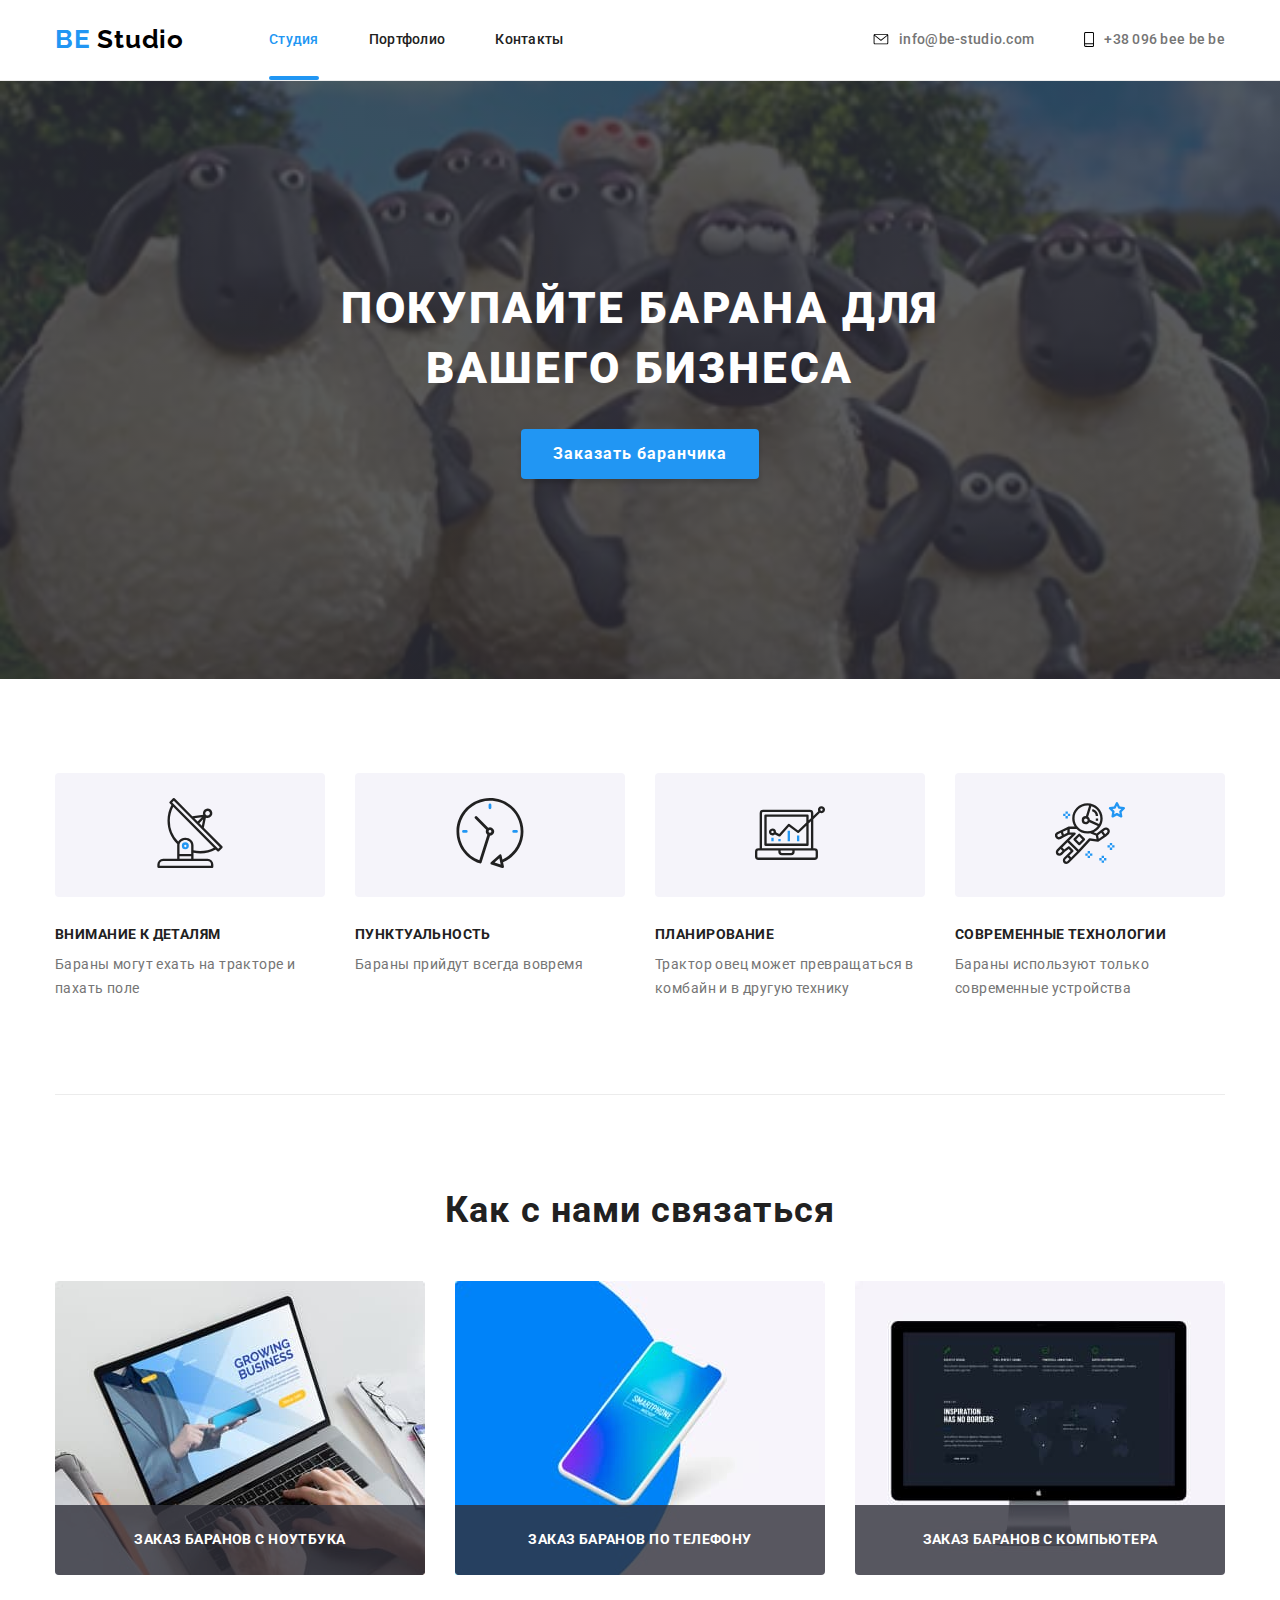
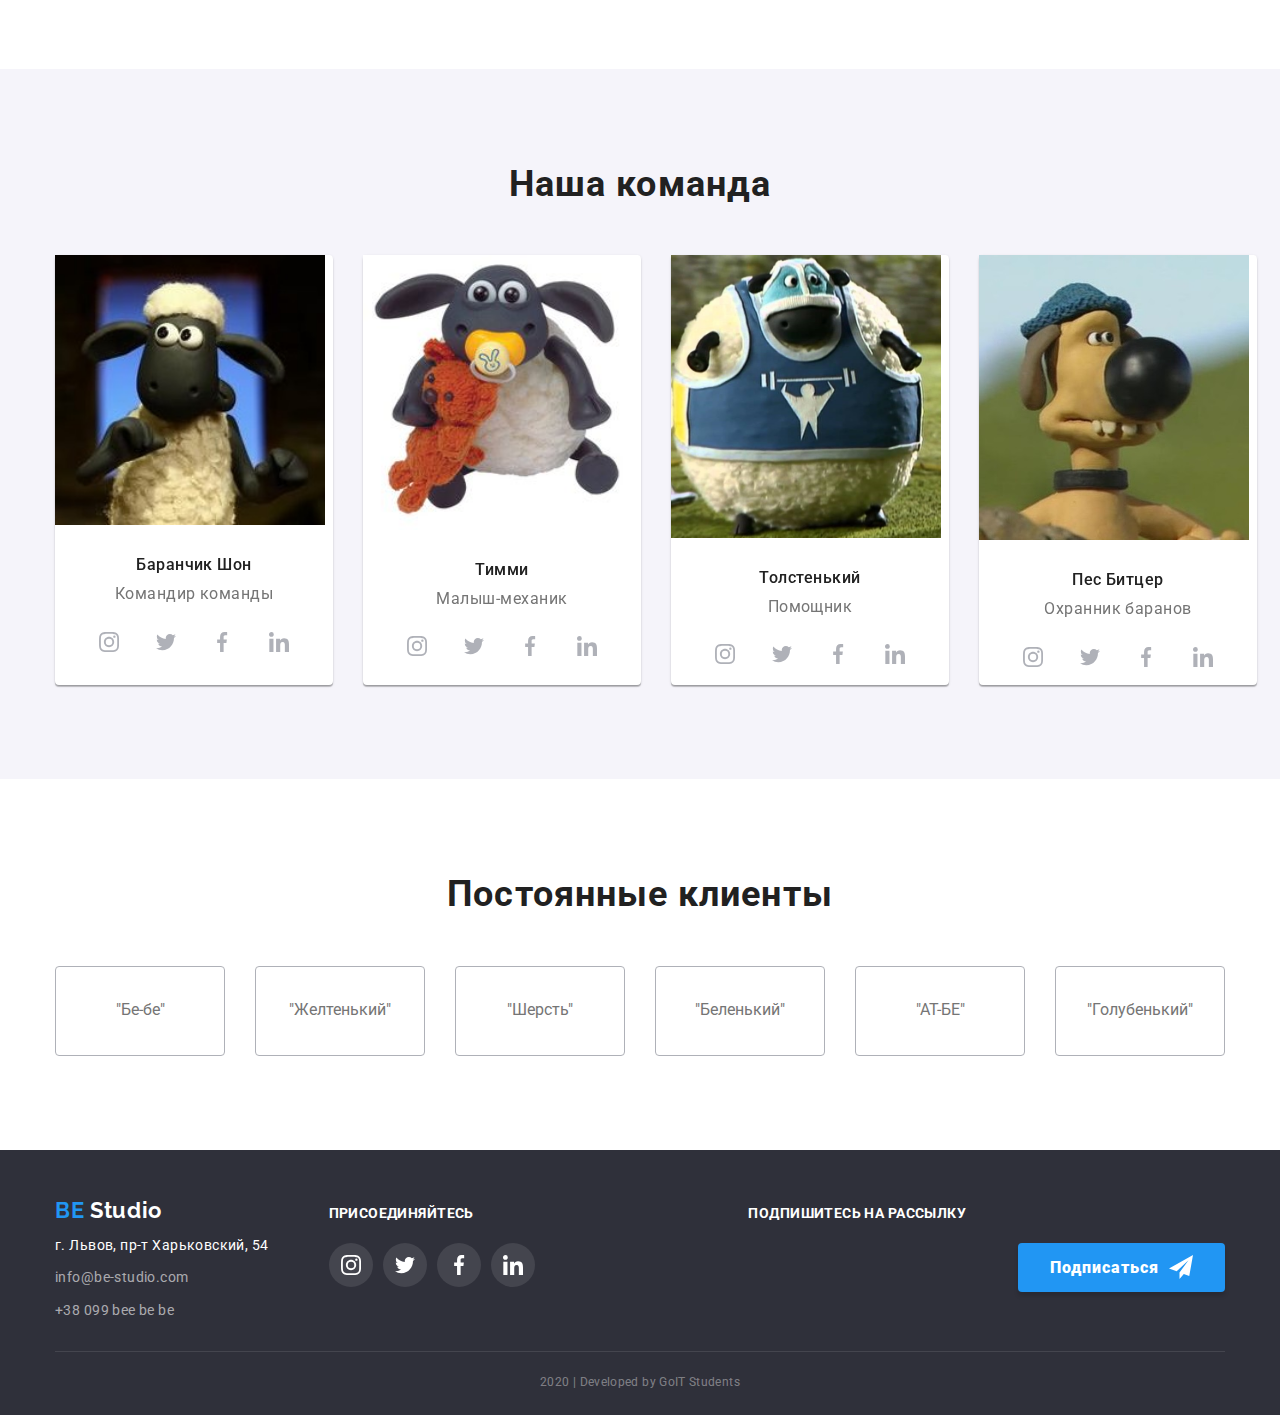
<file: index.html>
<!DOCTYPE html>
<html lang="ru">
  <head>
    <meta charset="UTF-8" />
    <meta name="viewport" content="width=device-width, initial-scale=1.0" />
    <title>BE Studio v.1</title>
    <link
      href="https://fonts.googleapis.com/css2?family=Raleway:wght@700&family=Roboto:wght@400;500;700;900&display=swap"
      rel="stylesheet"
    />
    <link
      rel="stylesheet"
      href="https://cdnjs.cloudflare.com/ajax/libs/modern-normalize/0.6.0/modern-normalize.min.css"
    />
    <link rel="stylesheet" href="./css/styles.css" />
  </head>
  <body>
    <!--Шапка сайта-->
    <header class="header">
      <div class="container flex-header">
        <nav class="flex-nav">
          <a href="./index.html" class="logo"
            ><span class="accent">BE</span> Studio</a
          >

          <ul class="site-nav list flex-nav">
            <li class="item">
              <a href="./index.html" class="link current">Студия</a>
            </li>
            <li class="item">
              <a href="./portfolio.html" class="link">Портфолио</a>
            </li>
            <li class="item"><a href="" class="link">Контакты</a></li>
          </ul>
        </nav>
        <address class="contacts-nav mail-nav">
          <a href="mailto:info@be-studio.com" class="link"
            ><svg class="nav-icon" width="16" height="11">
              <use href="./images/sprite.svg#icon-envelope"></use>
            </svg>
            info@be-studio.com</a
          >

          <a href="tel:+380961111111" class="link">
            <svg class="nav-icon" width="10" height="15">
              <use href="./images/sprite.svg#icon-smartphone"></use>
            </svg>
            +38 096 bee be be</a
          >
        </address>
      </div>
    </header>
    <!-- Основное содержание -->
    <main>
      <!-- Герой -->
      <section class="hero overlay">
        <h1 class="hero-title">покупайте барана для вашего бизнеса</h1>
        <a href="" class="button">Заказать баранчика</a>
      </section>

      <!-- Преимущества -->
      <section class="section underline">
        <div class="container">
          <!-- h2 потом скрыть!!! -->
          <h2 class="visually-hidden">Преимущества</h2>
          <ul class="list flex-features">
            <li class="item">
              <div class="features-icon">
                <svg width="70" height="70">
                  <use href="./images/sprite.svg#icon-antenna-1"></use>
                </svg>
              </div>
              <p class="title features">Внимание к деталям</p>
              <p class="text">
                Бараны могут ехать на тракторе и пахать поле
              </p>
            </li>
            <li class="item">
              <div class="features-icon">
                <svg width="70" height="70">
                  <use href="./images/sprite.svg#icon-clock-1"></use>
                </svg>
              </div>
              <p class="title features">Пунктуальность</p>
              <p class="text">
                Бараны прийдут всегда вовремя
              </p>
            </li>
            <li class="item">
              <div class="features-icon">
                <svg width="70" height="70">
                  <use href="./images/sprite.svg#icon-diagram-1"></use>
                </svg>
              </div>
              <p class="title features">Планирование</p>
              <p class="text">
                Трактор овец может превращаться в комбайн и в другую технику
              </p>
            </li>
            <li class="item">
              <div class="features-icon">
                <svg width="70" height="70">
                  <use href="./images/sprite.svg#icon-astronaut-1"></use>
                </svg>
              </div>
              <p class="title features">Современные технологии</p>
              <p class="text">
                Бараны используют только современные устройства
              </p>
            </li>
          </ul>
        </div>
      </section>

      <!-- Чем мы занимаемся -->
      <section class="section">
        <div class="container">
          <h2 class="title big">Как с нами связаться</h2>
          <ul class="list flex-apps">
            <li class="item">
              <div class="img-wrap">
                <a href=""
                  ><img
                    src="./images/desktop-applications.jpg"
                    alt="Десктопные
                  приложения"
                    width="370"
                    height="294"
                    class="img-responsive"
                /></a>

                <h3 class="subtitle">Заказ баранов с ноутбука</h3>
              </div>
            </li>
            <li class="item">
              <div class="img-wrap">
                <a href=""
                  ><img
                    src="./images/mobile-applications.jpg"
                    alt="Мобильные приложения"
                    width="370"
                    height="294"
                    class="img-responsive"
                /></a>
                <h3 class="subtitle">Заказ баранов по телефону</h3>
              </div>
            </li>
            <li class="item">
              <div class="img-wrap">
                <a href=""
                  ><img
                    src="./images/desiner-solutions.jpg"
                    alt="Дизайнерские решения"
                    width="370"
                    height="294"
                    class="img-responsive"
                /></a>
                <h3 class="subtitle">Заказ баранов с компьютера</h3>
              </div>
            </li>
          </ul>
        </div>
      </section>
      <!-- Наша команда -->
      <section class="section bg-highlighting">
        <div class="container">
          <h2 class="title big">Наша команда</h2>
          <ul class="list flex-command">
            <!-- Шон -->
            <li class="item">
              <div class="box">
                <div class="front">
                  <img
                    class="photo"
                    src="./images/shaun.jpg"
                    alt="Джон Смит"
                    width="270"
                    height="260"
                  />
                  <div class="card-command">
                    <h3 class="title medium">Баранчик Шон</h3>
                    <p class="text-small">Командир команды</p>
                    <ul class="list flex-social">
                      <li>
                        <a class="icon-social" href=""
                          ><svg width="20" height="20">
                            <use
                              href="./images/sprite.svg#icon-instagram"
                            ></use></svg
                        ></a>
                      </li>
                      <li>
                        <a class="icon-social" href=""
                          ><svg width="20" height="20">
                            <use
                              href="./images/sprite.svg#icon-twitter"
                            ></use></svg
                        ></a>
                      </li>
                      <li>
                        <a class="icon-social" href=""
                          ><svg width="20" height="20">
                            <use
                              href="./images/sprite.svg#icon-facebook"
                            ></use></svg
                        ></a>
                      </li>
                      <li>
                        <a class="icon-social" href=""
                          ><svg width="20" height="20">
                            <use
                              href="./images/sprite.svg#icon-linkedin"
                            ></use></svg
                        ></a>
                      </li>
                    </ul>
                  </div>
                </div>
                <div class="back">
                  <img
                    class="photo"
                    src="./images/nusha.png"
                    alt=""
                    width="270"
                    height="260"
                  />
                </div>
              </div>
            </li>
            <!-- Тимми -->
            <li class="item">
              <div class="box">
                <div class="front">
                  <img
                    class="photo"
                    src="./images/timmy.jpg"
                    alt=""
                    width="270"
                    height="260"
                  />
                  <div class="card-command">
                    <h3 class="title medium">Тимми</h3>
                    <p class="text-small">Малыш-механик</p>
                    <ul class="list flex-social">
                      <li>
                        <a class="icon-social" href=""
                          ><svg width="20" height="20">
                            <use
                              href="./images/sprite.svg#icon-instagram"
                            ></use></svg
                        ></a>
                      </li>
                      <li>
                        <a class="icon-social" href=""
                          ><svg width="20" height="20">
                            <use
                              href="./images/sprite.svg#icon-twitter"
                            ></use></svg
                        ></a>
                      </li>
                      <li>
                        <a class="icon-social" href=""
                          ><svg width="20" height="20">
                            <use
                              href="./images/sprite.svg#icon-facebook"
                            ></use></svg
                        ></a>
                      </li>
                      <li>
                        <a class="icon-social" href=""
                          ><svg width="20" height="20">
                            <use
                              href="./images/sprite.svg#icon-linkedin"
                            ></use></svg
                        ></a>
                      </li>
                    </ul>
                  </div>
                </div>
                <div class="back">
                  <img
                    class="photo"
                    src="./images/krosh.jpg"
                    alt=""
                    width="270"
                    height="260"
                  />
                </div>
              </div>
            </li>
            <!-- Толстенький -->
            <li class="item">
              <div class="box">
                <div class="front">
                  <img
                    class="photo"
                    src="./images/fat.jpg"
                    alt="Роберт Якис"
                    width="270"
                    height="260"
                  />
                  <div class="card-command">
                    <h3 class="title medium">Толстенький</h3>
                    <p class="text-small">Помощник</p>
                    <ul class="list flex-social">
                      <li>
                        <a class="icon-social" href=""
                          ><svg width="20" height="20">
                            <use
                              href="./images/sprite.svg#icon-instagram"
                            ></use></svg
                        ></a>
                      </li>
                      <li>
                        <a class="icon-social" href=""
                          ><svg width="20" height="20">
                            <use
                              href="./images/sprite.svg#icon-twitter"
                            ></use></svg
                        ></a>
                      </li>
                      <li>
                        <a class="icon-social" href=""
                          ><svg width="20" height="20">
                            <use
                              href="./images/sprite.svg#icon-facebook"
                            ></use></svg
                        ></a>
                      </li>
                      <li>
                        <a class="icon-social" href=""
                          ><svg width="20" height="20">
                            <use
                              href="./images/sprite.svg#icon-linkedin"
                            ></use></svg
                        ></a>
                      </li>
                    </ul>
                  </div>
                </div>
                <div class="back">
                  <img
                    class="photo"
                    src="./images/barash.jpg"
                    alt=""
                    width="270"
                    height="260"
                  />
                </div>
              </div>
            </li>
            <!-- Битцер -->
            <li class="item">
              <div class="box">
                <div class="front">
                  <img
                    class="photo"
                    src="./images/bitzer.jpg"
                    alt="Мартин Доу"
                    width="270"
                    height="260"
                  />
                  <div class="card-command">
                    <h3 class="title medium">Пес Битцер</h3>
                    <p class="text-small">Охранник баранов</p>
                    <ul class="list flex-social">
                      <li>
                        <a class="icon-social" href=""
                          ><svg width="20" height="20">
                            <use
                              href="./images/sprite.svg#icon-instagram"
                            ></use></svg
                        ></a>
                      </li>
                      <li>
                        <a class="icon-social" href=""
                          ><svg width="20" height="20">
                            <use
                              href="./images/sprite.svg#icon-twitter"
                            ></use></svg
                        ></a>
                      </li>
                      <li>
                        <a class="icon-social" href=""
                          ><svg width="20" height="20">
                            <use
                              href="./images/sprite.svg#icon-facebook"
                            ></use></svg
                        ></a>
                      </li>
                      <li>
                        <a class="icon-social" href=""
                          ><svg width="20" height="20">
                            <use
                              href="./images/sprite.svg#icon-linkedin"
                            ></use></svg
                        ></a>
                      </li>
                    </ul>
                  </div>
                </div>
                <div class="back">
                  <img
                    class="photo"
                    src="./images/pin.png"
                    alt=""
                    width="270"
                    height="260"
                  />
                </div>
              </div>
            </li>
          </ul>
        </div>
      </section>
      <!-- Постоянные клиенты -->
      <section class="section">
        <div class="container">
          <h2 class="title big">Постоянные клиенты</h2>
          <ul class="list flex-company">
            <li class="item">
              <div class="company-icon">
                <p>"Бе-бе"</p>
              </div>
            </li>
            <li class="item">
              <div class="company-icon">
                <p>"Желтенький"</p>
              </div>
            </li>
            <li class="item">
              <div class="company-icon">
                <p>"Шерсть"</p>
              </div>
            </li>
            <li class="item">
              <div class="company-icon">
                <p>"Беленький"</p>
              </div>
            </li>
            <li class="item">
              <div class="company-icon">
                <p>"АТ-БЕ"</p>
              </div>
            </li>
            <li class="item">
              <div class="company-icon">
                <p>"Голубенький"</p>
              </div>
            </li>
          </ul>
        </div>
      </section>
    </main>
    <!-- Футер -->
    <footer class="page-footer">
      <div class="container footer">
        <div class="flex-footer">
          <div class="flex-footer-address">
            <a href="./index.html" class="logo logo-footer">
              <span class="accent">BE</span> Studio
            </a>
            <address class="address-nav">
              <a href="#" class="link item">г. Львов, пр-т Харьковский, 54</a>
              <a href="mailto:info@devstudio.com" class="transparent item"
                >info@be-studio.com</a
              >
              <a href="tel:+380991111111" class="transparent item"
                >+38 099 bee be be</a
              >
            </address>
          </div>
          <div class="social slogan">
            <p class="link">присоединяйтесь</p>
            <ul class="list flex-social">
              <li class="item">
                <a class="icon-social" href=""
                  ><svg width="20" height="20">
                    <use href="./images/sprite.svg#icon-instagram"></use></svg
                ></a>
              </li>
              <li class="item">
                <a class="icon-social" href=""
                  ><svg width="20" height="20">
                    <use href="./images/sprite.svg#icon-twitter"></use></svg
                ></a>
              </li>
              <li class="item">
                <a class="icon-social" href=""
                  ><svg width="20" height="20">
                    <use href="./images/sprite.svg#icon-facebook"></use></svg
                ></a>
              </li>
              <li class="item">
                <a class="icon-social" href=""
                  ><svg width="20" height="20">
                    <use href="./images/sprite.svg#icon-linkedin"></use></svg
                ></a>
              </li>
            </ul>
          </div>
          <div class="social">
            <p class="link">Подпишитесь на рассылку</p>
            <a href="" class="button subscription"
              ><div class="subscribe">
                <p>Подписаться</p>
                <svg width="24" height="24">
                  <use href="./images/sprite.svg#icon-icon-send"></use>
                </svg>
              </div>
            </a>
          </div>
        </div>
        <p class="author">2020 | Developed by GoIT Students</p>
      </div>
    </footer>
  </body>
</html>
</file>
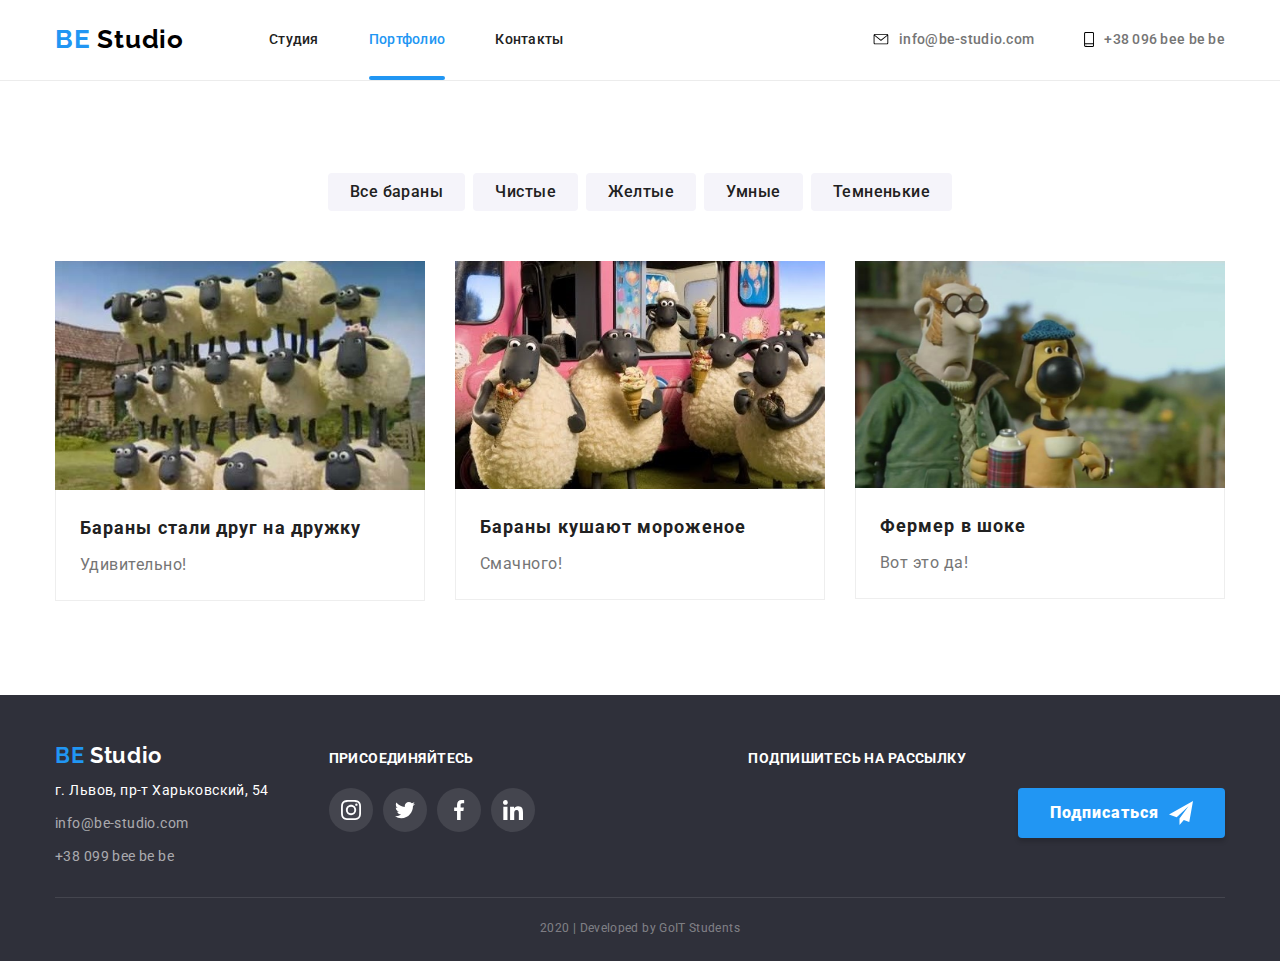
<file: portfolio.html>
<!DOCTYPE html>
<html lang="ru">
  <head>
    <meta charset="UTF-8" />
    <meta name="viewport" content="width=device-width, initial-scale=1.0" />
    <title>Portfolio</title>
    <link
      href="https://fonts.googleapis.com/css2?family=Raleway:wght@700&family=Roboto:wght@400;500;700;900&display=swap"
      rel="stylesheet"
    />
    <link
      rel="stylesheet"
      href="https://cdnjs.cloudflare.com/ajax/libs/modern-normalize/0.6.0/modern-normalize.min.css"
    />
    <link rel="stylesheet" href="./css/styles.css" />
  </head>

  <body>
    <!--Шапка сайта-->
    <header class="header">
      <div class="container flex-header">
        <nav class="flex-nav">
          <a href="./index.html" class="logo"
            ><span class="accent">BE</span> Studio</a
          >

          <ul class="site-nav list flex-nav">
            <li class="item">
              <a href="./index.html" class="link">Студия</a>
            </li>
            <li class="item">
              <a href="./portfolio.html" class="link current">Портфолио</a>
            </li>
            <li class="item"><a href="" class="link">Контакты</a></li>
          </ul>
        </nav>
        <address class="contacts-nav mail-nav">
          <a href="mailto:info@devstudio.com" class="link"
            ><svg class="nav-icon" width="16" height="11">
              <use href="./images/sprite.svg#icon-envelope"></use>
            </svg>
            info@be-studio.com</a
          >

          <a href="tel:+380961111111" class="link">
            <svg class="nav-icon" width="10" height="15">
              <use href="./images/sprite.svg#icon-smartphone"></use>
            </svg>
            +38 096 bee be be</a
          >
        </address>
      </div>
    </header>
    <!-- Основное содержание -->
    <main>
      <!-- Кнопки-фильтры -->
      <section class="section section-portfolio">
        <div class="container">
          <div class="btn-container">
            <button type="button" class="btn-filter">
              Все бараны
            </button>
            <button type="button" class="btn-filter">
              Чистые
            </button>
            <button type="button" class="btn-filter">
              Желтые
            </button>
            <button type="button" class="btn-filter">
              Умные
            </button>
            <button type="button" class="btn-filter">
              Темненькие
            </button>
          </div>
          <!-- Примеры работ -->
          <div class="portfolio">
            <ul class="list flex-examples">
              <li class="item">
                <div class="card">
                  <div class="card-thumb">
                    <img
                      src="./images/photo-1.jpg"
                      alt="журнал"
                      width="370"
                      height="294"
                    />
                    <p class="card-description">
                      Бараны стали друг на дружку. Толстый баран нажал на
                      какой-то рычаг и их всех катапультировало прямо в космос
                    </p>
                  </div>

                  <div class="card-content">
                    <h2>Бараны стали друг на дружку</h2>
                    <p class="caption">Удивительно!</p>
                  </div>
                </div>
              </li>
              <li class="item">
                <div class="card">
                  <div class="card-thumb">
                    <img
                      src="./images/photo-2.jpg"
                      alt="ярлык"
                      width="370"
                      height="294"
                    />
                    <p class="card-description">
                      Приехала машина с мороженым. Ее увидел Шон. Бараны
                      вломились в нее и стали кушать мороженое. Приятного
                      аппетита!
                    </p>
                  </div>

                  <div class="card-content">
                    <h2>Бараны кушают мороженое</h2>
                    <p class="caption">Смачного!</p>
                  </div>
                </div>
              </li>
              <li class="item">
                <div class="card">
                  <div class="card-thumb">
                    <img
                      src="./images/photo-3.jpg"
                      alt="ноутбук"
                      width="370"
                      height="294"
                    />
                    <p class="card-description">
                      Фермер в шоке, потому что его бараны сделали себе сайт
                    </p>
                  </div>

                  <div class="card-content">
                    <h2>Фермер в шоке</h2>
                    <p class="caption">Вот это да!</p>
                  </div>
                </div>
              </li>
            </ul>
          </div>
        </div>
      </section>
    </main>
    <!-- Футер -->
    <footer class="page-footer">
      <div class="container footer">
        <div class="flex-footer">
          <div class="flex-footer-address">
            <a href="./index.html" class="logo logo-footer">
              <span class="accent">BE</span> Studio
            </a>
            <address class="address-nav">
              <a href="#" class="link item">г. Львов, пр-т Харьковский, 54</a>
              <a href="mailto:info@devstudio.com" class="transparent item"
                >info@be-studio.com</a
              >
              <a href="tel:+380991111111" class="transparent item"
                >+38 099 bee be be</a
              >
            </address>
          </div>
          <div class="social slogan">
            <p class="link">присоединяйтесь</p>
            <ul class="list flex-social">
              <li class="item">
                <a class="icon-social" href=""
                  ><svg width="20" height="20">
                    <use href="./images/sprite.svg#icon-instagram"></use></svg
                ></a>
              </li>
              <li class="item">
                <a class="icon-social" href=""
                  ><svg width="20" height="20">
                    <use href="./images/sprite.svg#icon-twitter"></use></svg
                ></a>
              </li>
              <li class="item">
                <a class="icon-social" href=""
                  ><svg width="20" height="20">
                    <use href="./images/sprite.svg#icon-facebook"></use></svg
                ></a>
              </li>
              <li class="item">
                <a class="icon-social" href=""
                  ><svg width="20" height="20">
                    <use href="./images/sprite.svg#icon-linkedin"></use></svg
                ></a>
              </li>
            </ul>
          </div>
          <div class="social">
            <p class="link">Подпишитесь на рассылку</p>
            <a href="" class="button subscription">
              <div class="subscribe">
                <p>Подписаться</p>
                <svg width="24" height="24">
                  <use href="./images/sprite.svg#icon-icon-send"></use>
                </svg>
              </div>
            </a>
          </div>
        </div>
        <p class="author">2020 | Developed by GoIT Students</p>
      </div>
    </footer>
  </body>
</html>
</file>
<file: css/styles.css>
/* цвет-акцент голубой color: #2196F3; */
/* цвет заголовков color: #212121; */
/* цвет текста color: #757575; */
/* цвет белый color: #FFFFFF; */
/* адрес в футере color: rgba(255, 255, 255, 0.6); */
/* цвет мелкой подписи color: rgba(255, 255, 255, 0.4); */

html {
  box-sizing: border-box;
}

*,
*::before,
*::after {
  box-sizing: inherit;
}

:root {
  --primary-text-color: #757575;
  --title-text-color: #212121;
  --accent-color: #2196f3;
  --primary-white-color: #ffffff;
  --secondary-white-color: rgba(
    255,
    255,
    255,
    0.6
  ); /*белый полупрозрачный в футере в адресе*/
  --primary-black-color: #000000;
  --bg-subtitle-color: rgba(47, 48, 58, 0.8);
  --bg-btn-fltr-color: #f5f4fa;
  --author-color: rgba(255, 255, 255, 0.4); /*мелкая подпись в самом низу*/
  --bg-footer-color: #2f303a;
}

body {
  background-color: var(--primary-white-color);
  color: var(--primary-text-color);

  font-family: "Roboto", sans-serif;
}

img {
  display: block;
  max-width: 100%;
  height: auto;
}

.container {
  margin-left: auto;
  margin-right: auto;
  width: 1200px;
  padding-left: 15px;
  padding-right: 15px;
  /* outline: 2px solid goldenrod; */
}

h1,
h2,
h3,
p {
  margin-top: 0;
  margin-bottom: 0;
}

.list {
  padding: 0;
  margin: 0;
  list-style: none;
}

/* Site nav */
.header {
  position: fixed;
  width: 100%;
  top: 0;
  left: 0;
  z-index: 10;
  background-color: var(--primary-white-color);
  border-bottom: 1px solid #ececec;
}

.flex-header {
  display: flex;
  align-items: center;
}

.flex-nav {
  display: flex;
  align-items: center;
}

.mail-nav {
  display: flex;
  margin-left: auto;
}

.nav-icon {
  margin-right: 10px;
}

.site-nav .item:not(:last-child),
.mail-nav .link:not(:last-child) {
  margin-right: 50px;
}

.logo {
  display: block;
  padding-top: 24px;
  padding-bottom: 25px;
  margin-right: 85px;

  color: var(--primary-black-color);
  text-decoration: none;

  font-family: "Raleway", sans-serif;
  font-weight: 700;
  font-size: 26px;
  line-height: 1.19;
  letter-spacing: 0.03em;
}

.logo .accent {
  color: var(--accent-color);
}
.site-nav .link {
  position: relative;
}

.site-nav,
.contacts-nav {
  font-weight: 500;
  font-size: 14px;
  line-height: 1.14;
  letter-spacing: 0.02em;
  font-style: normal;
}

.site-nav .link {
  display: block;
  padding-top: 32px;
  padding-bottom: 32px;

  color: var(--title-text-color);
  text-decoration: none;

  transition: color 250ms cubic-bezier(0.4, 0, 0.2, 1);
}

.site-nav .link:hover,
.site-nav .link:focus {
  color: var(--accent-color);
  cursor: pointer;
}

.site-nav .link.current {
  color: var(--accent-color);
}

.site-nav .link.current::after {
  content: "";
  position: absolute;
  width: 100%;
  height: 4px;
  left: 0;
  bottom: 0;

  background-color: var(--accent-color);
  border-radius: 2px;
}

.contacts-nav .link {
  display: flex;
  align-items: center;
  padding-top: 32px;
  padding-bottom: 32px;

  color: inherit;
  text-decoration: none;

  transition: color 250ms cubic-bezier(0.4, 0, 0.2, 1),
    fill 250ms cubic-bezier(0.4, 0, 0.2, 1);
}

.contacts-nav .link:hover,
.contacts-nav .link:focus {
  color: var(--accent-color);
  cursor: pointer;
  fill: currentColor;
}

/* Hero */
.hero {
  text-align: center;
  margin-top: 79px;
  padding-top: 200px;
  padding-bottom: 200px;

  /* outline: 2px solid red; */
}

.hero-title {
  color: var(--primary-white-color);

  font-weight: 900;
  font-size: 44px;
  line-height: 1.36;
  text-align: center;
  letter-spacing: 0.06em;
  text-transform: uppercase;

  width: 696px;
  margin-left: auto;
  margin-right: auto;
  margin-bottom: 30px;
}

/* Overlay */

.overlay {
  max-width: 1600px;
  height: 600px;
  margin-left: auto;
  margin-right: auto;
  /* outline: 1px solid black; */
  background-image: linear-gradient(
      to right,
      rgba(47, 48, 58, 0.8),
      rgba(47, 48, 58, 0.8)
    ),
    url("../images/header-img.jpg");

  background-repeat: no-repeat;
  background-position: center;
  background-size: cover;
}
/* Button */

.button {
  display: inline-block;

  border-radius: 4px;
  padding: 10px 32px;
  min-width: 200px;

  color: var(--primary-white-color);
  background-color: var(--accent-color);
  box-shadow: 0px 4px 4px rgba(0, 0, 0, 0.15);
  text-decoration: none;
  text-align: center;

  font-weight: 700;
  font-size: 16px;
  line-height: 1.87;
  letter-spacing: 0.06em;
}

/* Hidden */

.visually-hidden {
  position: absolute;
  width: 1px;
  height: 1px;
  margin: -1px;
  border: 0;
  padding: 0;
  clip: rect(0 0 0 0);
  overflow: hidden;
}

/* Section */
.section {
  padding-top: 94px;
  padding-bottom: 94px;
}

.section.underline {
  position: relative;
}

.section.underline::after {
  content: "";
  position: absolute;
  bottom: 0;
  left: 0;
  width: 1170px;
  height: 1px;
  background-color: #ececec;
  right: 0;
  margin: 0 auto;
}

.section .title {
  color: var(--title-text-color);
}

/* Раздел Преимущества */
.flex-features {
  display: flex;
}

.flex-features .item {
  width: 278px;
}

.flex-features .item:not(:last-child) {
  margin-right: 30px;
}

.features-icon {
  display: block;
  padding: 25px 100px;
  background-color: var(--bg-btn-fltr-color);
  border-radius: 4px;

  margin-bottom: 30px;
}

.title.features {
  margin-bottom: 10px;

  font-weight: 700;
  font-size: 14px;
  line-height: 1.14;
  letter-spacing: 0.03em;
  text-transform: uppercase;
}

.text {
  font-weight: 400;
  font-size: 14px;
  line-height: 1.71;
  letter-spacing: 0.03em;
}

/* Заголовки */
.title.big {
  font-weight: 700;
  font-size: 36px;
  line-height: 1.17;
  text-align: center;
  letter-spacing: 0.03em;

  margin-bottom: 50px;
}

/* текст в Чем мы занимаемся */
.flex-apps {
  display: flex;
}

.flex-apps .item {
  width: 380px;
}

.flex-apps .item:not(:last-child) {
  margin-right: 30px;
}

/* На будущее - текст на картинку */
.img-wrap {
  position: relative;
}

.img-wrap h3 {
  position: absolute;
  left: 0;
  bottom: 0;
  width: 100%;
}

.subtitle {
  padding-top: 27px;
  padding-bottom: 27px;

  color: var(--primary-white-color);
  background-color: var(--bg-subtitle-color);
  border-radius: 0px 0px 4px 4px;

  font-weight: 700;
  font-size: 14px;
  line-height: 1.14;
  text-align: center;
  letter-spacing: 0.03em;
  text-transform: uppercase;
}

/* Наша команда */
.flex-command {
  display: flex;
}

.flex-command .item {
  display: block;

  perspective: 1000px;
}

.box {
  position: relative;

  width: 278px;
  height: 430px;
  background-color: var(--primary-white-color);
  box-shadow: 0px 2px 1px rgba(0, 0, 0, 0.2), 0px 1px 1px rgba(0, 0, 0, 0.14),
    0px 1px 3px rgba(0, 0, 0, 0.12);
  border-radius: 4px;
  transition: transform 1s;
  transform-style: preserve-3d;
}

.box .front {
  position: absolute;
  height: 100%;
  width: 100%;

  backface-visibility: hidden;
  transform: rotateY(0deg);
}

.box .back {
  position: absolute;
  height: 100%;
  width: 100%;

  backface-visibility: hidden;

  transform: rotateY(180deg);
}

.flex-command .item:hover .box {
  transform: rotateY(-180deg);
}

.card-command {
  padding-top: 30px;
  padding-left: 32px;
  padding-right: 32px;
  padding-bottom: 24px;
}

.flex-command .item:not(:last-child) {
  margin-right: 30px;
}

.flex-social {
  display: flex;
  justify-content: space-between;
}

.title.medium {
  margin-bottom: 10px;

  font-weight: 500;
  font-size: 16px;
  line-height: 1.19;
  text-align: center;
  letter-spacing: 0.03em;
}

.icon-social {
  display: flex;
  justify-content: center;
  align-items: center;
  width: 44px;
  height: 44px;
  border-radius: 50%;
  fill: #afb1b8;

  transition: background-color 250ms cubic-bezier(0.4, 0, 0.2, 1),
    fill 250ms cubic-bezier(0.4, 0, 0.2, 1);
}

.icon-social:hover,
.icon-social:focus {
  background-color: var(--accent-color);
  fill: var(--primary-white-color);
}

/* Профессии нашей команды */
.text-small {
  margin-bottom: 16px;

  font-weight: 400;
  font-size: 16px;
  line-height: 1.19;
  text-align: center;
  letter-spacing: 0.03em;
}

/* фон Нашей команды */

.bg-highlighting {
  background-color: var(--bg-btn-fltr-color);
}

/* Постоянные клиенты*/

.flex-company {
  display: flex;
}

.flex-company .item {
  width: 175px;
}

.flex-company .item:not(:last-child) {
  margin-right: 30px;
}

.company-icon {
  display: flex;
  align-items: center;
  justify-content: center;
  width: 170px;
  height: 90px;
  border: 1px solid #afb1b8;
  border-radius: 4px;
  fill: #afb1b8;

  transition: background-color 250ms cubic-bezier(0.4, 0, 0.2, 1),
    fill 250ms cubic-bezier(0.4, 0, 0.2, 1);
}

.company-icon:hover,
.company-icon:focus {
  border-color: var(--accent-color);
  fill: var(--accent-color);
}

/* Footer */
.page-footer {
  padding-top: 48px;
  padding-bottom: 21px;

  background-color: var(--bg-footer-color);
}

.flex-footer {
  display: flex;
  align-items: baseline;
  justify-content: space-between;
  padding-bottom: 28px;

  border-bottom: 1px solid rgba(255, 255, 255, 0.1);
}

.logo-footer {
  padding-top: 0;
  padding-bottom: 0;
  margin-bottom: 10px;

  color: var(--primary-white-color);

  font-family: Raleway;
  font-weight: 700;
  font-size: 22px;
  line-height: 1.18;
  letter-spacing: 0.03em;
}

.logo-footer .accent {
  color: var(--accent-color);
}

.address-nav {
  display: flex;
  flex-direction: column;

  font-style: normal;
  font-weight: 400;
  font-size: 14px;
  line-height: 1.71;
  letter-spacing: 0.03em;
}

.address-nav .item {
  display: inline-block;
  margin-bottom: 9px;
}

.address-nav .item:last-child {
  margin-bottom: 0px;
}

.address-nav .link {
  color: var(--primary-white-color);
  text-decoration: none;
}

.address-nav .transparent {
  color: var(--secondary-white-color);
  text-decoration: none;
}

.social .link {
  margin-top: 8px;
  margin-bottom: 21px;

  color: var(--primary-white-color);

  font-weight: 700;
  font-size: 14px;
  line-height: 1.14;
  letter-spacing: 0.03em;
  text-transform: uppercase;
}

.button.subscription {
  margin-left: 270px;
  font-weight: 900;
  font-size: 16px;
  line-height: 1.87;
  letter-spacing: 0.06em;
}

.page-footer .icon-social {
  background-color: rgba(255, 255, 255, 0.1);
  fill: #ffffff;

  transition: background-color 250ms cubic-bezier(0.4, 0, 0.2, 1);
}

.page-footer .icon-social:hover,
.page-footer .icon-social:focus {
  background-color: var(--accent-color);
}

.page-footer .item:not(:last-child) {
  margin-right: 10px;
}
.slogan {
  margin-right: 164px;
}

.subscribe {
  display: flex;
  align-items: center;
  fill: #ffffff;
}

.subscribe p {
  margin-right: 10px;
}
.author {
  margin-top: 18px;

  color: var(--author-color);

  font-weight: 400;
  font-size: 12px;
  line-height: 2;
  text-align: center;
  letter-spacing: 0.03em;
}

/* Portfolio */

.section-portfolio {
  margin-top: 79px;
}

.btn-container {
  display: flex;
  margin-bottom: 50px;
  justify-content: center;
}

.btn-filter {
  padding: 6px 22px;

  color: var(--title-text-color);
  background-color: var(--bg-btn-fltr-color);

  font-family: inherit;
  font-weight: 500;
  font-size: 16px;
  line-height: 1.62;
  text-align: center;
  letter-spacing: 0.03em;
  border: 0;
  border-radius: 4px;
}

.btn-filter:not(:last-child) {
  margin-right: 8px;

  transition: background-color 250ms cubic-bezier(0.4, 0, 0.2, 1),
    box-shadow 250ms cubic-bezier(0.4, 0, 0.2, 1);
}

.btn-filter:hover,
.btn-filter:focus {
  color: var(--primary-white-color);
  background-color: var(--accent-color);
  box-shadow: 0px 2px 2px rgba(0, 0, 0, 0.12), 0px 1px 2px rgba(0, 0, 0, 0.08),
    0px 3px 1px rgba(0, 0, 0, 0.1);
  cursor: pointer;
}

.flex-examples {
  display: flex;
  flex-wrap: wrap;
  margin: -15px;
}

.flex-examples .item {
  width: 370px;
  margin: 15px;

  background: var(--primary-white-color);

  transition: box-shadow 250ms cubic-bezier(0.4, 0, 0.2, 1);
}

.flex-examples .item:hover,
.flex-examples .item:focus {
  cursor: pointer;
  box-shadow: 1px 4px 6px rgba(0, 0, 0, 0.16), 0px 4px 4px rgba(0, 0, 0, 0.06),
    0px 1px 1px rgba(0, 0, 0, 0.12);
}

.portfolio h2 {
  margin-bottom: 4px;

  color: var(--title-text-color);

  font-weight: 700;
  font-size: 18px;
  line-height: 2;
  letter-spacing: 0.06em;
}

.caption {
  font-weight: 400;
  font-size: 16px;
  line-height: 1.87;
  letter-spacing: 0.03em;
}
.description {
  color: var(--primary-white-color);

  font-weight: 400;
  font-size: 18px;
  line-height: 1.56;
  letter-spacing: 0.03em;
}
/* Оформление карточек портфолио */
.card {
  width: 370px;

  color: inherit;
  text-decoration: none;
  /* border-top-left-radius: 5px;
  border-top-right-radius: 5px; 
  overflow: hidden;*/
}

.card-thumb {
  position: relative;
  overflow: hidden;
}

.card-description {
  position: absolute;
  top: 0;
  left: 0;
  width: 100%;
  height: 100%;

  opacity: 0;

  padding: 63px 24px;
  color: var(--primary-white-color);
  font-size: 18px;
  line-height: 1.56;
  letter-spacing: 0.03em;

  transform: translateY(100%);
  transition: transform 250ms cubic-bezier(0.4, 0, 0.2, 1),
    opacity 250ms cubic-bezier(0.4, 0, 0.2, 1);
}

.card:hover .card-description,
.card:hover .card-thumb::before {
  transform: translateY(0);
  opacity: 1;
}

.card:focus .card-description,
.card:focus .card-thumb::before {
  transform: translateY(0);
  opacity: 1;
}

.card-thumb::before {
  display: inline-block;
  content: "";

  position: absolute;
  top: 0;
  left: 0;
  width: 100%;
  height: 100%;
  background-color: rgba(33, 150, 243, 0.9);
  opacity: 0;

  transform: translateY(100%);
  transition: transform 250ms cubic-bezier(0.4, 0, 0.2, 1),
    opacity 250ms cubic-bezier(0.4, 0, 0.2, 1);
}

.card-content {
  padding: 20px 24px;
  background: #ffffff;
  /* Рамка не везде а только с трёх сторон */
  border: 1px solid #eeeeee;
  border-top: 0;
  /* border-bottom-right-radius: 5px;
  border-bottom-left-radius: 5px; */
}
</file>
